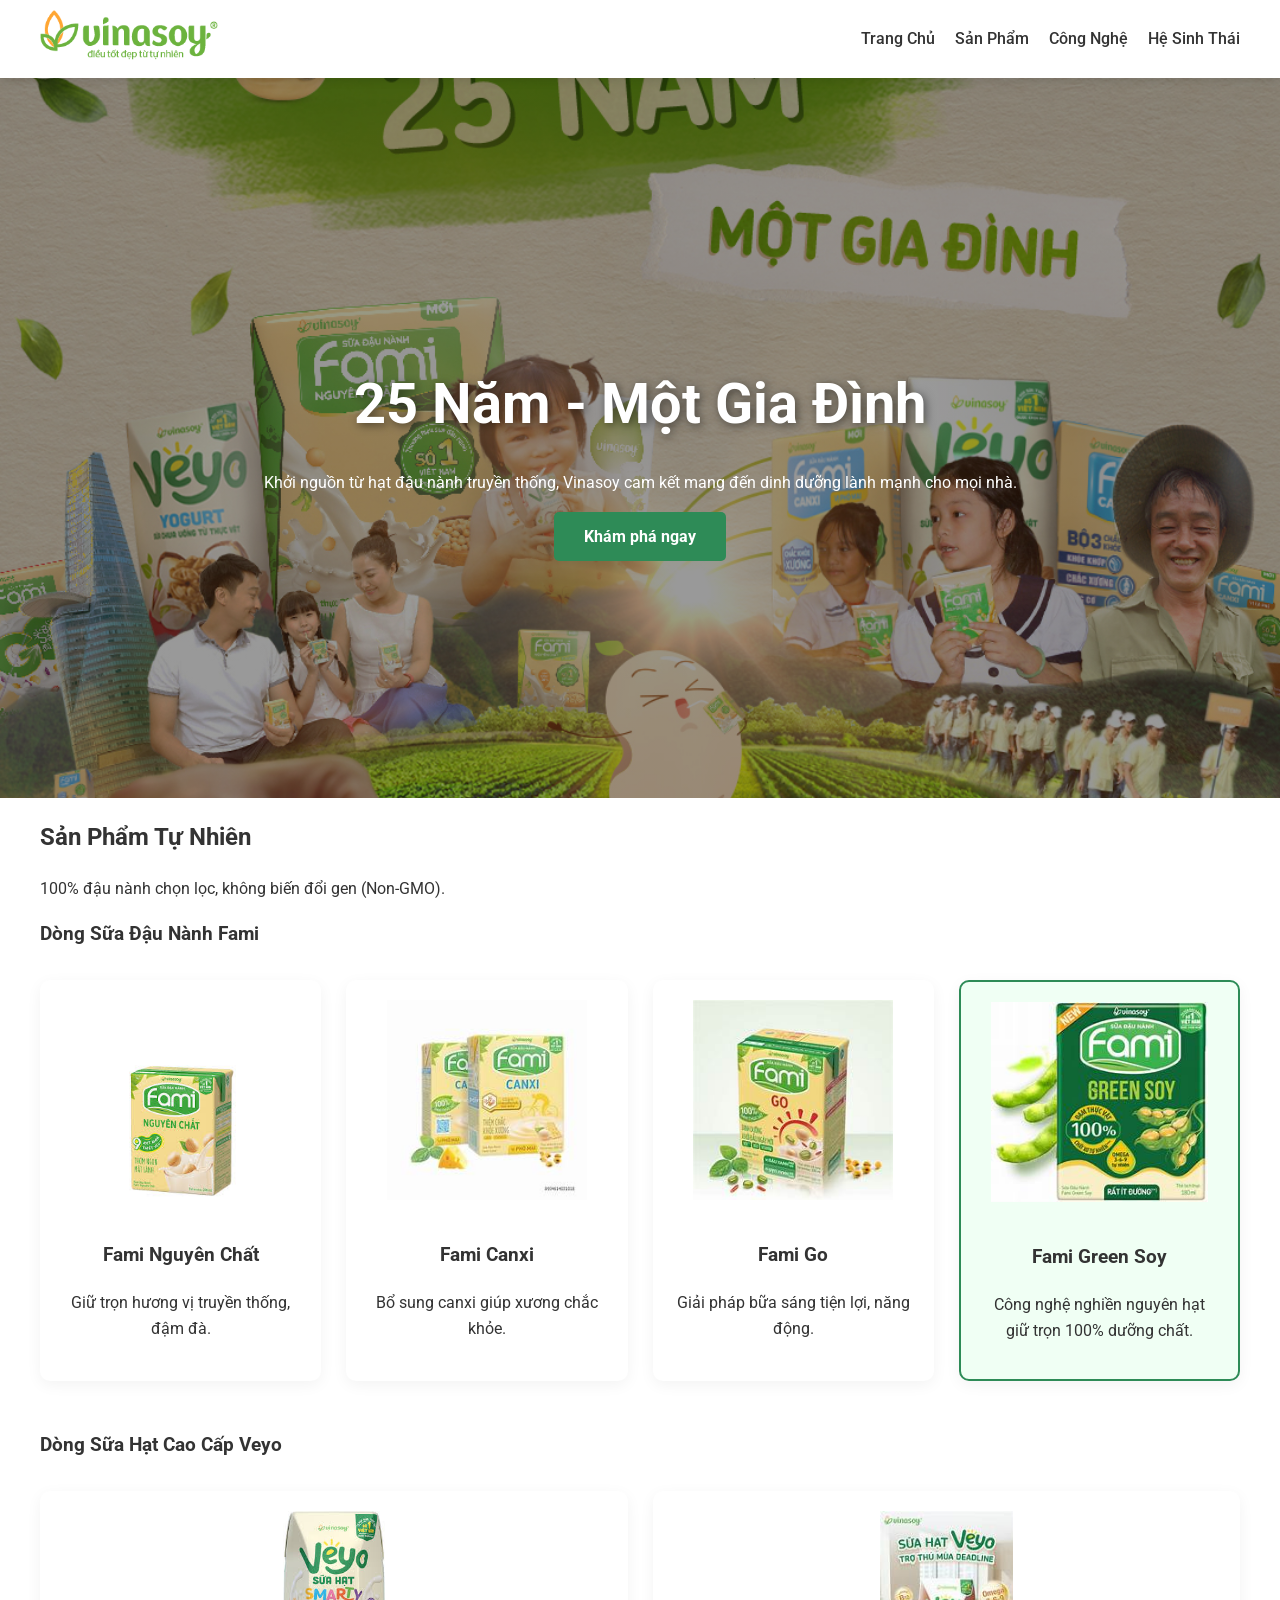
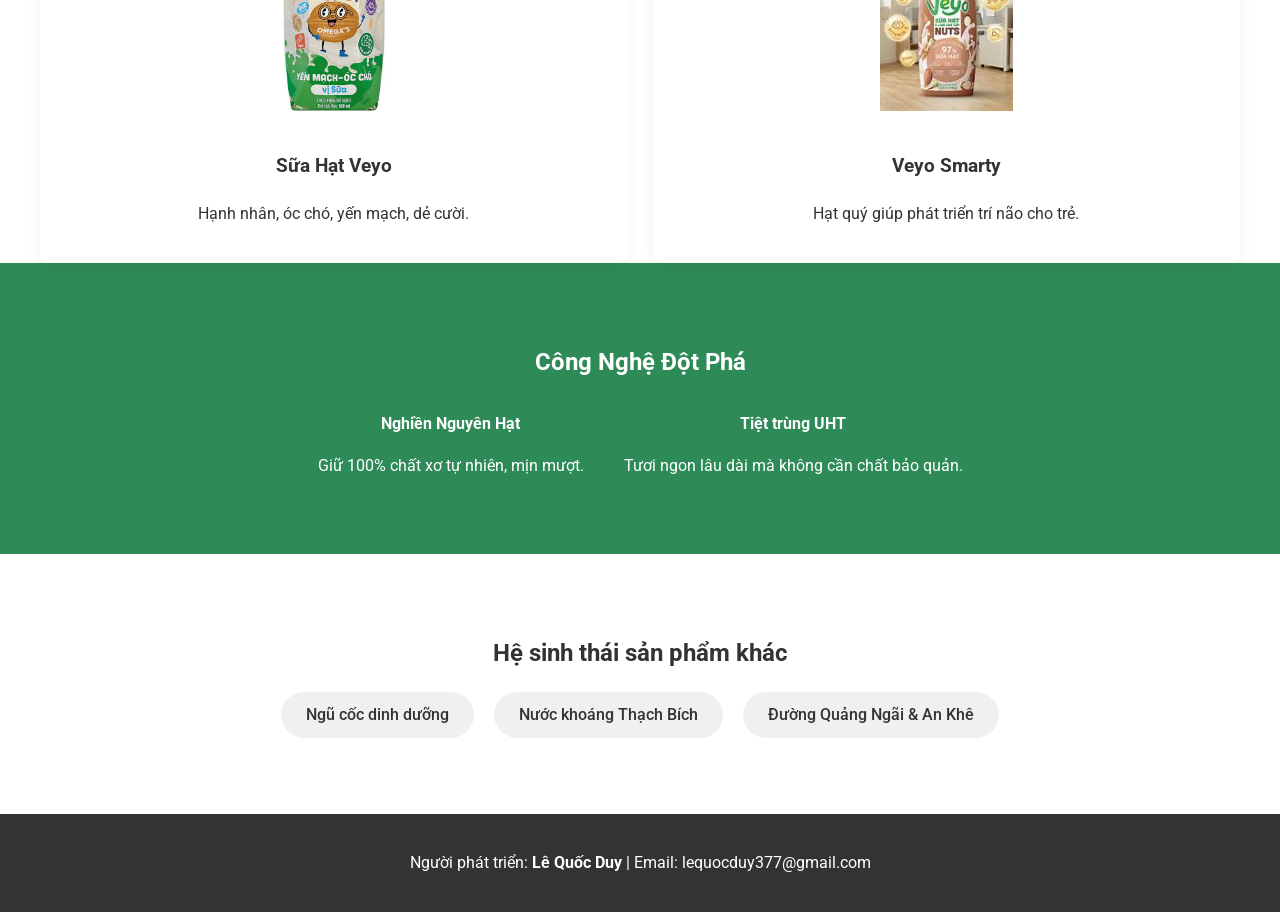
<file: index.html>
<!DOCTYPE html>
<html lang="vi">
<head>
    <meta charset="UTF-8">
    <meta name="viewport" content="width=device-width, initial-scale=1.0">
    <title>Vinasoy - 25 Năm Một Gia Đình</title>
    <link rel="stylesheet" href="style.css">
    <link href="https://fonts.googleapis.com/css2?family=Roboto:wght@300;400;500;700&display=swap" rel="stylesheet">
</head>
<body>

    <header class="main-header">
        <div class="container nav-bar">
            <a href="#" class="logo-link">
                <img src="logo-vinasoy.png" alt="Vinasoy Logo" class="logo-img">
            </a>
            <nav>
                <ul>
                    <li><a href="#">Trang Chủ</a></li>
                    <li><a href="#san-pham">Sản Phẩm</a></li>
                    <li><a href="#chuyen-gia">Công Nghệ</a></li>
                    <li><a href="#khac">Hệ Sinh Thái</a></li>
                </ul>
            </nav>
        </div>
    </header>

    <section class="hero-anniversary">
        <div class="hero-content">
            <h1>25 Năm - Một Gia Đình</h1>
            <p>Khởi nguồn từ hạt đậu nành truyền thống, Vinasoy cam kết mang đến dinh dưỡng lành mạnh cho mọi nhà.</p>
            <a href="#san-pham" class="btn">Khám phá ngay</a>
        </div>
    </section>

    <section id="san-pham" class="products container">
        <div class="section-heading">
            <h2 class="section-title">Sản Phẩm Tự Nhiên</h2>
            <p class="subtitle">100% đậu nành chọn lọc, không biến đổi gen (Non-GMO).</p>
        </div>
        
        <h3 class="category-title">Dòng Sữa Đậu Nành Fami</h3>
        <div class="product-grid">
            <div class="card">
                <img src="fami.jpg" alt="Fami Nguyên Chất" class="product-img">
                <h3>Fami Nguyên Chất</h3>
                <p>Giữ trọn hương vị truyền thống, đậm đà.</p>
            </div>
            <div class="card">
                <img src="famicanxi.jpg" alt="Fami Canxi" class="product-img">
                <h3>Fami Canxi</h3>
                <p>Bổ sung canxi giúp xương chắc khỏe.</p>
            </div>
            <div class="card">
                <img src="famigo.jpg" alt="Fami Go" class="product-img">
                <h3>Fami Go</h3>
                <p>Giải pháp bữa sáng tiện lợi, năng động.</p>
            </div>
            <div class="card highlight">
                <img src="famigreensoy.jpg" alt="Fami Green Soy" class="product-img">
                <h3>Fami Green Soy</h3>
                <p>Công nghệ nghiền nguyên hạt giữ trọn 100% dưỡng chất.</p>
            </div>
        </div>

        <h3 class="category-title" style="margin-top: 50px;">Dòng Sữa Hạt Cao Cấp Veyo</h3>
        <div class="product-grid">
            <div class="card">
                <img src="veyo.jpg" alt="Sữa Hạt Veyo" class="product-img">
                <h3>Sữa Hạt Veyo</h3>
                <p>Hạnh nhân, óc chó, yến mạch, dẻ cười.</p>
            </div>
            <div class="card">
                <img src="veyosmarty.jpg" alt="Veyo Smarty" class="product-img">
                <h3>Veyo Smarty</h3>
                <p>Hạt quý giúp phát triển trí não cho trẻ.</p>
            </div>
        </div>
    </section>

    <section id="chuyen-gia" class="tech">
        <div class="container">
            <h2 class="section-title" style="color: #fff;">Công Nghệ Đột Phá</h2>
            <div class="tech-grid">
                <div class="tech-item">
                    <strong>Nghiền Nguyên Hạt</strong>
                    <p>Giữ 100% chất xơ tự nhiên, mịn mượt.</p>
                </div>
                <div class="tech-item">
                    <strong>Tiệt trùng UHT</strong>
                    <p>Tươi ngon lâu dài mà không cần chất bảo quản.</p>
                </div>
            </div>
        </div>
    </section>

    <section id="khac" class="other-products container">
        <h2 class="section-title">Hệ sinh thái sản phẩm khác</h2>
        <ul>
            <li>Ngũ cốc dinh dưỡng</li>
            <li>Nước khoáng Thạch Bích</li>
            <li>Đường Quảng Ngãi & An Khê</li>
        </ul>
    </section>

    <footer>
        <div class="container">
           <p>Người phát triển: <strong>Lê Quốc Duy</strong> | Email: lequocduy377@gmail.com</p>
        </div>
    </footer>

</body>
</html>
</file>
<file: style.css>
:root {
    --primary-green: #2e8b57;
    --text-color: #333;
    --bg-light: #f9f9f9;
}

body {
    font-family: 'Roboto', sans-serif;
    margin: 0;
    line-height: 1.6;
    color: var(--text-color);
    background-color: #fff;
}

.container {
    max-width: 1200px;
    margin: 0 auto;
    padding: 0 20px;
}

/* Header */
.main-header {
    background: #fff;
    box-shadow: 0 2px 10px rgba(0,0,0,0.1);
    position: sticky;
    top: 0;
    z-index: 1000;
}

.nav-bar {
    display: flex;
    justify-content: space-between;
    align-items: center;
    padding: 10px 20px;
}

.logo-img { height: 50px; }

nav ul {
    list-style: none;
    display: flex;
    gap: 20px;
}

nav a {
    text-decoration: none;
    color: var(--text-color);
    font-weight: 500;
}

/* Hero Section - Tối ưu cho ảnh vinasoy.jpeg */
.hero-anniversary {
    background-image: linear-gradient(rgba(0,0,0,0.4), rgba(0,0,0,0.4)), url('vinasoy.jpeg');
    background-size: cover;      /* Đảm bảo ảnh phủ kín nhưng vẫn rõ nét */
    background-position: center; /* Căn giữa ảnh để không mất chi tiết quan trọng */
    height: 80vh;                /* Tăng chiều cao để khoe trọn ảnh kỷ niệm */
    display: flex;
    align-items: center;
    justify-content: center;
    text-align: center;
    color: #fff;
}

.hero-content h1 {
    font-size: 3.5rem;
    margin-bottom: 20px;
    text-shadow: 2px 2px 10px rgba(0,0,0,0.5);
}

.btn {
    display: inline-block;
    background: var(--primary-green);
    color: #fff;
    padding: 12px 30px;
    text-decoration: none;
    border-radius: 5px;
    font-weight: bold;
    transition: 0.3s;
}

.btn:hover { background: #246b43; }

/* Product Cards */
.product-grid {
    display: grid;
    grid-template-columns: repeat(auto-fit, minmax(250px, 1fr));
    gap: 25px;
    margin-top: 30px;
}

.card {
    background: #fff;
    padding: 20px;
    border-radius: 10px;
    text-align: center;
    box-shadow: 0 4px 15px rgba(0,0,0,0.05);
    transition: transform 0.3s;
}

.card:hover { transform: translateY(-5px); }

.product-img {
    max-width: 100%;
    height: 200px;
    object-fit: contain;
    margin-bottom: 15px;
}

.highlight { border: 2px solid var(--primary-green); background: #f0fff4; }

/* Tech Section */
.tech {
    background: var(--primary-green);
    padding: 60px 0;
    color: #fff;
    text-align: center;
}

.tech-grid {
    display: flex;
    justify-content: center;
    gap: 40px;
    margin-top: 30px;
}

/* Other Products */
.other-products {
    padding: 60px 0;
    text-align: center;
}

.other-products ul {
    list-style: none;
    padding: 0;
    display: flex;
    justify-content: center;
    gap: 20px;
    margin-top: 20px;
}

.other-products li {
    background: #f0f0f0;
    padding: 10px 25px;
    border-radius: 50px;
    font-weight: 500;
}

footer {
    background: #333;
    color: #fff;
    text-align: center;
    padding: 20px 0;
}
</file>
